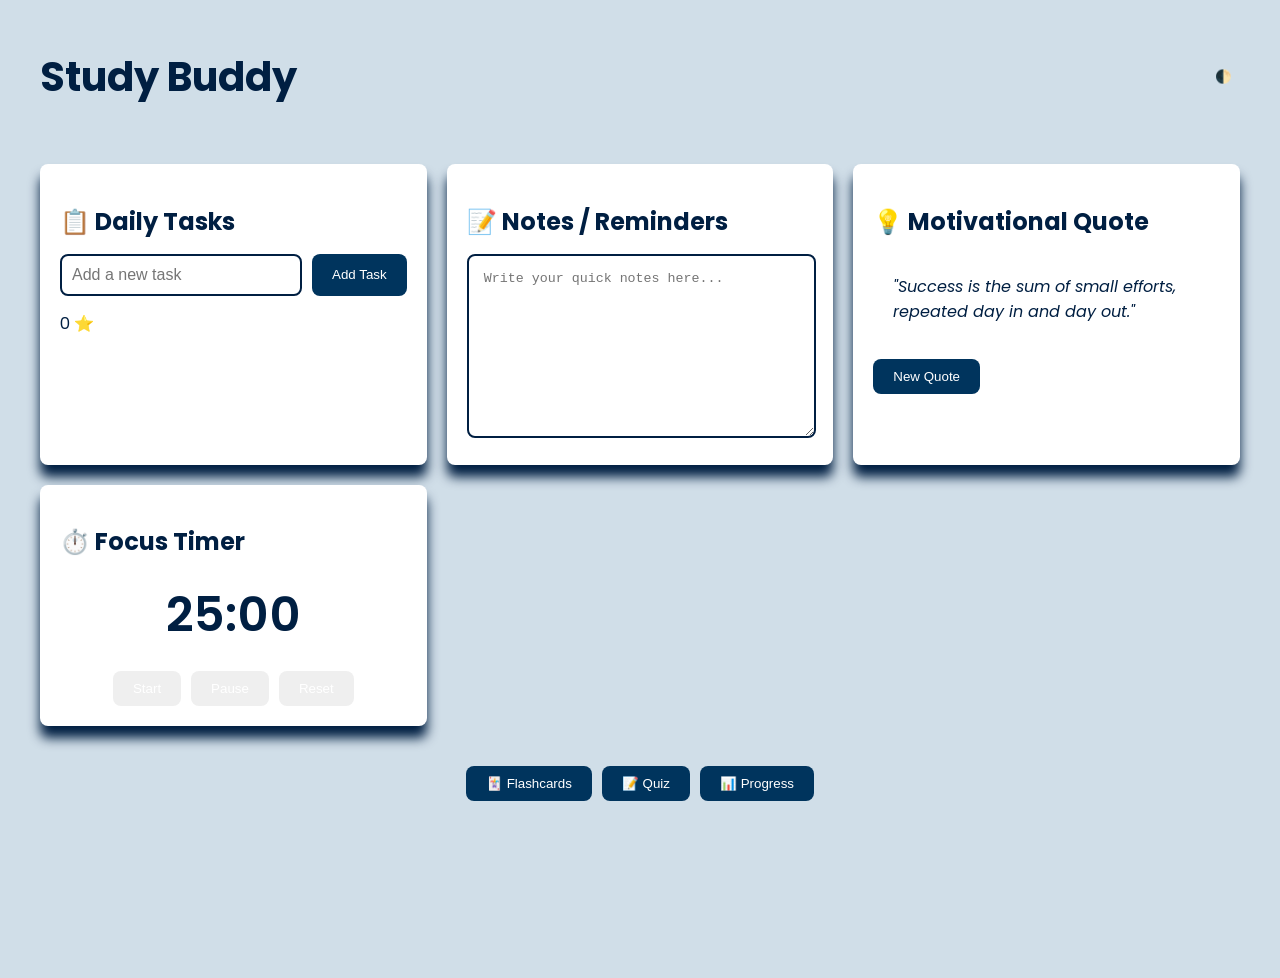
<file: STUDY BUDDY/index.html>
<!DOCTYPE html>
<html>
<head>
  <title>Study Buddy</title>
  <link rel="stylesheet" href="style.css">
  <link href="https://fonts.googleapis.com/css2?family=Poppins:wght@400;500;600&display=swap" rel="stylesheet">
</head>
<body>
  <div class="container">
    <header class="app-header">
      <h1>Study Buddy</h1>
      <button id="toggleThemeBtn" class="theme-toggle">🌓</button>
    </header>

    <div class="main-grid">
      <section class="tasks-section">
        <h2>📋 Daily Tasks</h2>
        <div id="taskList" class="task-list"></div>
        <div class="task-input">
          <input type="text" id="newTask" placeholder="Add a new task">
          <button id="addTaskBtn" class="primary-btn">Add Task</button>
        </div>
        <div class="streak-container">
          <span id="streakCount" class="streak-count">0 ⭐</span>
        </div>
        <div id="progressContainer" class="progress-container">
          <div id="progressBar"></div>
        </div>
      </section>

      <section class="notes-section">
        <h2>📝 Notes / Reminders</h2>
        <textarea id="notes" class="notes-area" placeholder="Write your quick notes here..."></textarea>
      </section>

      <section class="quote-section">
        <h2>💡 Motivational Quote</h2>
        <div id="quoteBox" class="quote-box">"Stay focused, stay strong!"</div>
        <button id="newQuoteBtn" class="secondary-btn">New Quote</button>
      </section>

      <section class="timer-section">
        <h2>⏱️ Focus Timer</h2>
        <div id="timerDisplay" class="timer-display">25:00</div>
        <div class="timer-controls">
          <button id="startTimerBtn" class="timer-btn">Start</button>
          <button id="pauseTimerBtn" class="timer-btn">Pause</button>
          <button id="resetTimerBtn" class="timer-btn">Reset</button>
        </div>
      </section>

      <nav class="navigation-buttons">
        <button id="flashcardsBtn" class="nav-btn" onclick="location.href='flashcards.html'">🃏 Flashcards</button>
        <button class="nav-btn" onclick="location.href='quiz.html'">📝 Quiz</button>
        <button class="nav-btn" onclick="location.href='progress.html'">📊 Progress</button>
      </nav>
    </div>
  </div>

  <audio id="streakSound" src="https://www.soundjay.com/buttons/sounds/button-09.mp3" preload="auto"></audio>
  <canvas id="confettiCanvas"></canvas>
  <script src="script.js"></script>
</body>
</html>
</file>
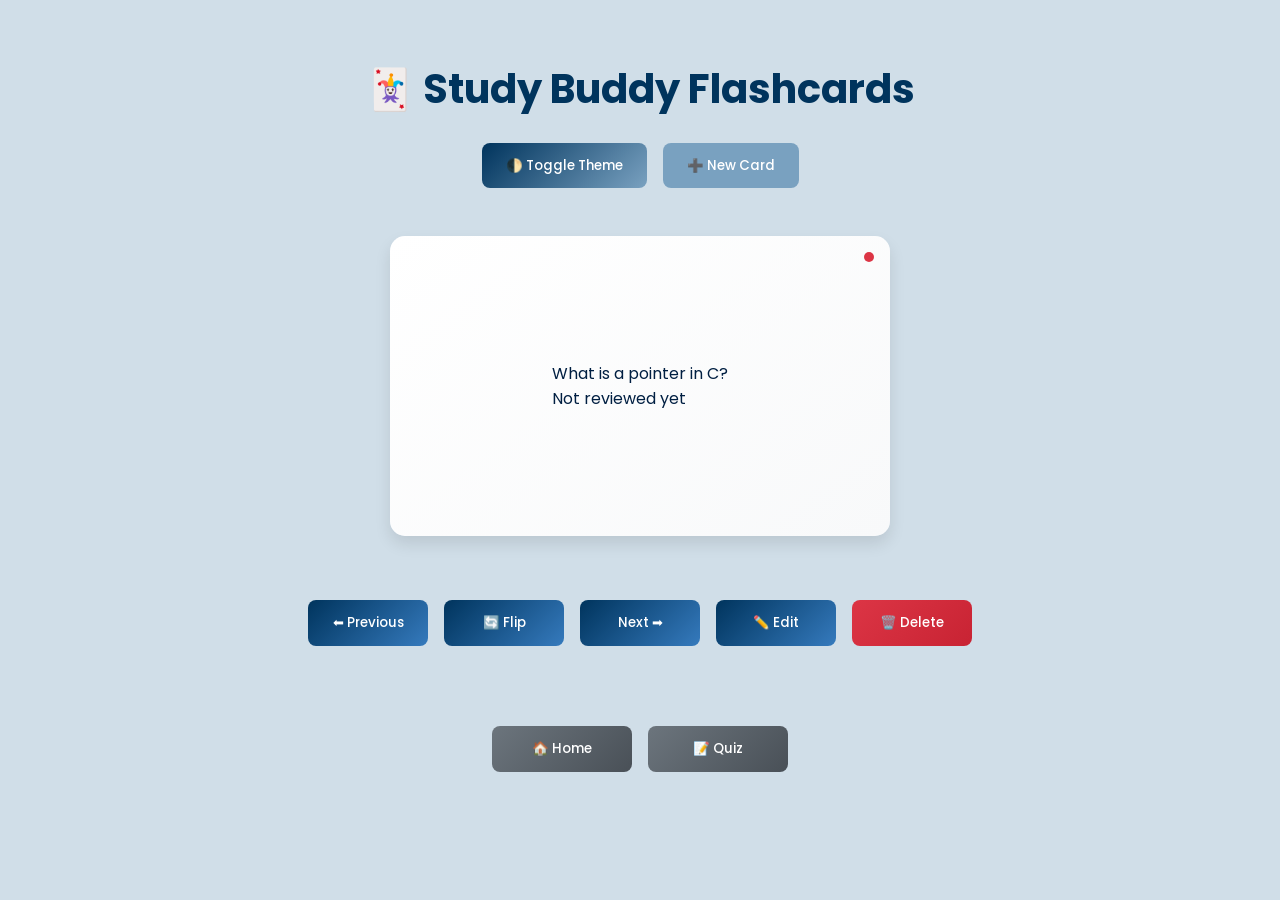
<file: STUDY BUDDY/flashcards.html>
<!DOCTYPE html>
<html lang="en">
<head>
    <meta charset="UTF-8">
    <meta name="viewport" content="width=device-width, initial-scale=1.0">
    <title>Study Buddy Flashcards</title>
    <link href="https://fonts.googleapis.com/css2?family=Poppins:wght@400;500;600&display=swap" rel="stylesheet">
    <link rel="stylesheet" href="flashcards.css">
</head>
<body>
    <div class="container">
        <header class="app-header">
            <h1>🃏 Study Buddy Flashcards</h1>
            <div class="header-controls">
                <button id="toggleThemeBtn" class="theme-btn">🌓 Toggle Theme</button>
                <button id="addCardBtn" class="primary-btn">➕ New Card</button>
            </div>
        </header>

        <main class="main-content">
            <div id="flashcardContainer">
                <div id="flashcard" class="flashcard">
                    <div class="front">
                        <span class="card-hint">Question will appear here</span>
                    </div>
                    <div class="back">
                        <span class="card-hint">Answer will appear here</span>
                    </div>
                </div>
            </div>

            <div id="controls" class="card-controls">
                <button id="prevBtn" class="control-btn">⬅ Previous</button>
                <button id="flipBtn" class="control-btn">🔄 Flip</button>
                <button id="nextBtn" class="control-btn">Next ➡</button>
                <button id="editBtn" class="control-btn">✏️ Edit</button>
                <button id="deleteBtn" class="control-btn danger">🗑️ Delete</button>
            </div>
        </main>

        <nav class="navigation">
            <div class="nav-buttons">
                <button onclick="location.href='index.html'" class="nav-btn">🏠 Home</button>
                <button onclick="location.href='quiz.html'" class="nav-btn">📝 Quiz</button>
            </div>
        </nav>
    </div>

    <script src="flashcards.js"></script>
</body>
</html>
</file>
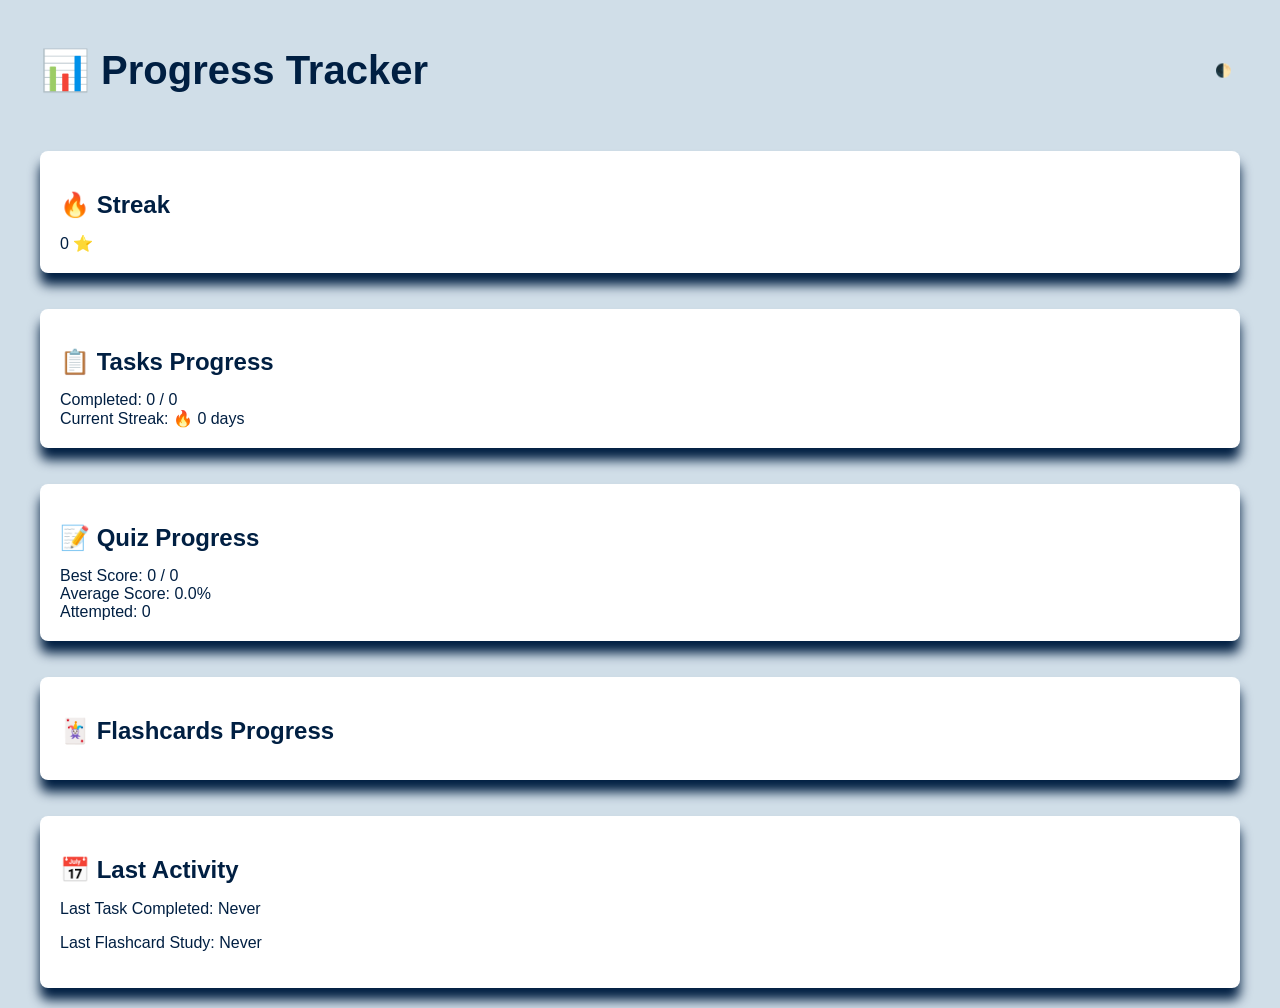
<file: STUDY BUDDY/progress.html>
<!DOCTYPE html>
<html lang="en">
<head>
  <meta charset="UTF-8">
  <title>Study Buddy - Progress</title>
  <link rel="stylesheet" href="style.css">
</head>
<body>
  <div class="container">
    <header class="app-header">
      <h1>📊 Progress Tracker</h1>
      <button id="toggleThemeBtn" class="theme-toggle">🌓</button>
    </header>

    <section class="progress-section">
      <h2>🔥 Streak</h2>
      <div id="streakCount" class="streak-count">0 ⭐</div>
    </section>
    <br>
    <br>
    <section class="progress-section">
      <h2>📋 Tasks Progress</h2>
      <div class="progress-bar-container">
        <div id="todo-progress" class="progress-bar"></div>
      </div>
      <div id="todo-details" class="progress-details"></div>
    </section>
    <br>
    <br>
    <section class="progress-section">
      <h2>📝 Quiz Progress</h2>
      <div class="progress-bar-container">
        <div id="quiz-progress" class="progress-bar"></div>
      </div>
      <div id="quiz-details" class="progress-details"></div>
    </section>
    <br>
    <br>
    <section class="progress-section">
      <h2>🃏 Flashcards Progress</h2>
      <div class="progress-bar-container">
        <div id="flashcard-progress" class="progress-bar"></div>
      </div>
    </section>
    <br>
    <br>
    <section class="progress-section">
      <h2>📅 Last Activity</h2>
      <div id="last-activity" class="activity-log"></div>
    </section>
  </div>

  <script src="progress.js"></script>
</body>
</html>
</file>
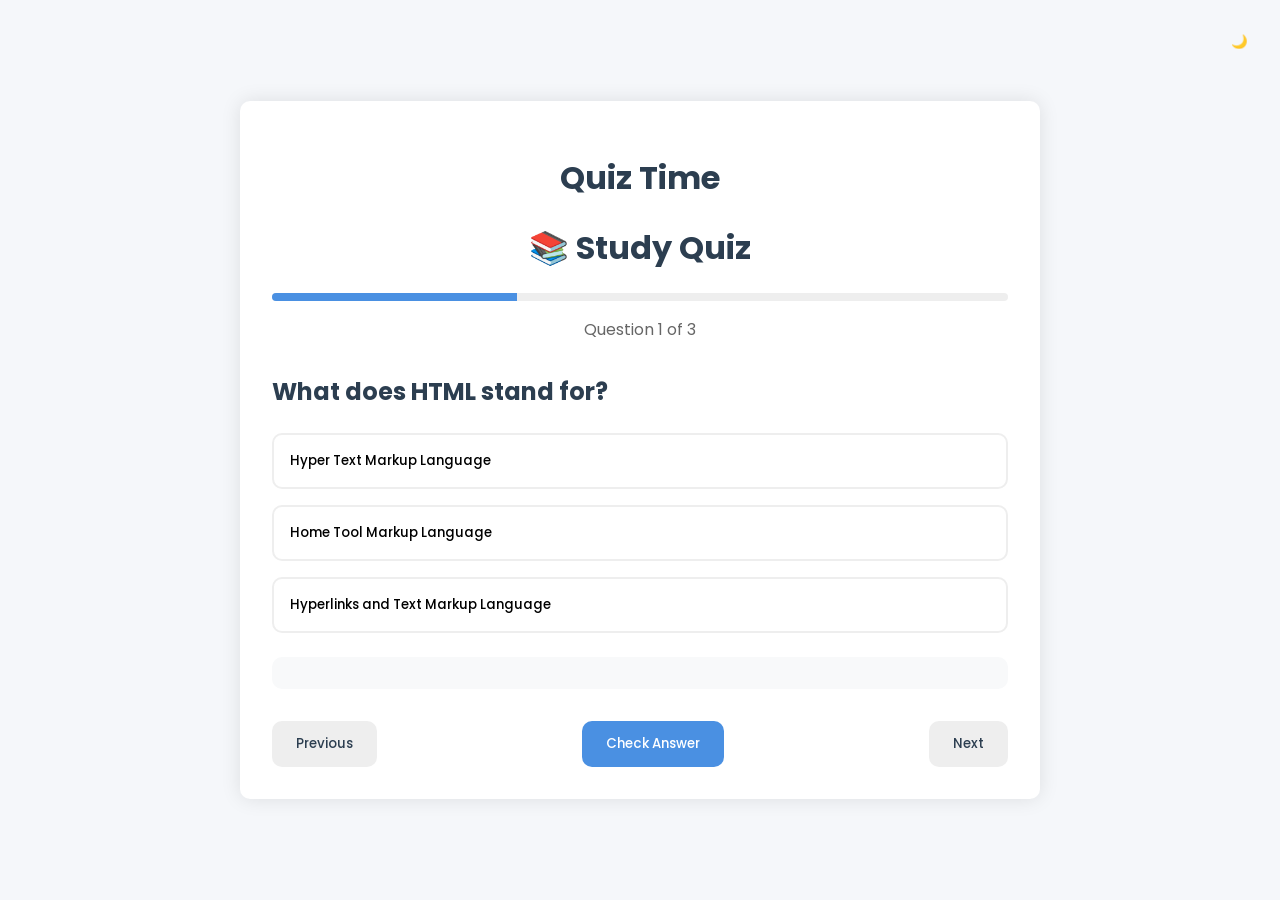
<file: STUDY BUDDY/quiz.html>
<!DOCTYPE html>
<html lang="en">
<head>
    <meta charset="UTF-8">
    <meta name="viewport" content="width=device-width, initial-scale=1.0">
    <title>Study Buddy Quiz</title>
    <link href="https://fonts.googleapis.com/css2?family=Poppins:wght@400;500;600&display=swap" rel="stylesheet">
    <link rel="stylesheet" href="quiz.css">
</head>
<body>
    <div class="container">
        <div class="quiz-container">
            <div class="quiz-header">
                <header class="app-header">
                    <h1>Quiz Time</h1>
                    <button id="toggleThemeBtn" class="theme-toggle" aria-label="Toggle theme">
                        <span class="light-icon">🌞</span>
                        <span class="dark-icon">🌙</span>
                    </button>
                </header>
                <h1>📚 Study Quiz</h1>
                <div class="progress-container">
                    <div class="progress-bar" id="progressBar"></div>
                </div>
                <p id="questionCounter" class="question-counter"></p>
            </div>

            <div class="quiz-content">
                <h2 id="question"></h2>
                <div id="options" class="options-container"></div>
                <p id="result" class="result-message"></p>
                <p id="explanation" class="explanation-text"></p>
            </div>

            <div class="quiz-controls">
                <button id="prev" class="nav-btn">Previous</button>
                <button id="submit" class="submit-btn">Check Answer</button>
                <button id="next" class="nav-btn">Next</button>
            </div>
        </div>
    </div>
    <script src="quiz.js"></script>
</body>
</html>
</file>
<file: STUDY BUDDY/style.css>
/* =========================
   🌟 Study Buddy - Final CSS
   ========================= */

/* 🎨 Theme Variables */
:root {
  --primary-color: #00345d;
  --secondary-color: #79a1c0;
  --background-color: #d0dee8;
  --text-color: #001f42;
  --border-radius: 8px;
  --spacing: 20px;
  --card-bg: #ffffff;
  --shadow-color: #001f42;
}

/* 🌗 Dark Theme Overrides */
body.dark {
  --background-color: #1a1a1a;
  --text-color: #ffffff;
  --card-bg: #2d2d2d;
  --shadow-color: #000000;
}

/* ✨ Smooth Theme Transition */
body {
  font-family: 'Poppins', sans-serif;
  margin: 0;
  padding: 0;
  background-color: var(--background-color);
  color: var(--text-color);
  transition: background-color 0.5s ease, color 0.5s ease;
}

/* =========================
   📦 Layout & Containers
   ========================= */
.container {
  max-width: 1200px;
  margin: 0 auto;
  padding: var(--spacing);
}

.app-header {
  display: flex;
  justify-content: space-between;
  align-items: center;
  margin-bottom: 30px;
}

.main-grid {
  display: grid;
  grid-template-columns: repeat(auto-fit, minmax(300px, 1fr));
  gap: 20px;
}

section {
  background: var(--card-bg);
  padding: 20px;
  border-radius: var(--border-radius);
  box-shadow: 0 12px 12px var(--shadow-color);
  transition: background 0.5s ease, box-shadow 0.5s ease;
}

/* =========================
   📝 Typography
   ========================= */
h1 {
  font-size: 2.5em;
  color: var(--primary-color);
}

h2 {
  color: var(--primary-color);
  margin-bottom: 15px;
}

/* =========================
   ✅ Task Section
   ========================= */
.task-input {
  display: flex;
  gap: 10px;
  margin-bottom: 15px;
}

input[type="text"] {
  flex: 1;
  padding: 10px;
  border: 2px solid var(--shadow-color);
  border-radius: var(--border-radius);
  font-size: 1em;
  background-color: var(--card-bg);
  color: var(--text-color);
  transition: background 0.5s ease, color 0.5s ease, border-color 0.5s ease;
}

/* =========================
   🔘 Buttons
   ========================= */
.primary-btn,
.secondary-btn,
.timer-btn,
.nav-btn {
  padding: 10px 20px;
  border: none;
  border-radius: var(--border-radius);
  cursor: pointer;
  font-weight: 500;
  transition: transform 0.2s, background-color 0.3s ease;
  color: white; /* stays visible in dark mode */
}

.primary-btn,
.secondary-btn,
.nav-btn {
  background-color: var(--primary-color);
}

/* Hover */
button:hover {
  transform: translateY(-2px);
  opacity: 0.9;
}

/* =========================
   ⏱ Timer Section
   ========================= */
.timer-display {
  font-size: 3em;
  text-align: center;
  margin: 20px 0;
  font-weight: 600;
}

.timer-controls {
  display: flex;
  gap: 10px;
  justify-content: center;
}

/* =========================
   🗒 Notes Section
   ========================= */
.notes-area {
  width: 91%;
  min-height: 150px;
  padding: 15px;
  border: 2px solid var(--shadow-color);
  border-radius: var(--border-radius);
  resize: vertical;
  background-color: var(--card-bg);
  color: var(--text-color);
  transition: background 0.5s ease, color 0.5s ease, border-color 0.5s ease;
}

/* =========================
   💬 Quote Box
   ========================= */
.quote-box {
  padding: 20px;
  background-color: var(--card-bg);
  border-radius: var(--border-radius);
  margin: 15px 0;
  font-style: italic;
  color: var(--text-color);
  transition: background 0.5s ease, color 0.5s ease;
}

/* =========================
   🧭 Navigation
   ========================= */
.navigation-buttons {
  grid-column: 1 / -1;
  display: flex;
  gap: 10px;
  justify-content: center;
  margin-top: 20px;
}

/* =========================
   🌓 Theme Toggle Button
   ========================= */
.theme-toggle {
  cursor: pointer;
  padding: 8px;
  border-radius: 50%;
  border: none;
  background: transparent;
  transition: transform 0.3s;
}

.theme-toggle:hover {
  transform: scale(1.1);
}

/* Icon visibility */
.light .dark-icon,
.dark .light-icon {
  display: inline-block;
}

.light .light-icon,
.dark .dark-icon {
  display: none;
}

/* =========================
   📱 Responsive
   ========================= */
@media (max-width: 768px) {
  .main-grid {
    grid-template-columns: 1fr;
  }

  .container {
    padding: 10px;
  }
}
/* =========================
   🌗 Text Colors for Dark/Light Mode
   ========================= */

/* Headers */
h1, h2 {
  color: var(--text-color);
  transition: color 0.5s ease;
}

/* Task labels and details */
.task, 
.task span, 
.progress-detail .detail-label,
.progress-detail .detail-value,
.notes-area,
.quote-box {
  color: var(--text-color);
  transition: color 0.5s ease;
}

/* Input text */
input[type="text"] {
  color: var(--text-color);
  background-color: var(--card-bg);
  border: 2px solid var(--shadow-color);
  transition: background-color 0.5s ease, color 0.5s ease, border-color 0.5s ease;
}

/* Buttons text */
button {
  color: white; /* keep buttons readable */
}

/* Timer display */
.timer-display {
  color: var(--text-color);
}
/* =========================
   📊 Progress Bars
   ========================= */

   #progressBar,
   #todo-progress,
   #quiz-progress,
   #flashcard-progress {
     color: var(--text-color); /* Text inside bar */
     background-color: var(--primary-color);
     border-radius: 8px;
     text-align: center;
     line-height: 1.8em; /* vertically center text */
     transition: background-color 0.5s ease, color 0.5s ease;
   }
   
   /* If you have the percentage text inside the bar */
   .progress-detail span.detail-value {
     color: var(--text-color);
   }
</file>
<file: STUDY BUDDY/flashcards.css>
:root {
  --primary-color: #00345d;
  --secondary-color: #79a1c0;
  --danger-color: #dc3545;
  --background-light: #d0dee8;
  --background-dark: #1a1a1a;
  --card-light: #ffffff;
  --card-dark: #2d2d2d;
  --text-light: #001f42;
  --text-dark: #ffffff;
  --shadow: 0 8px 16px rgba(0, 0, 0, 0.1);
}

body {
  font-family: 'Poppins', sans-serif;
  margin: 0;
  padding: 0;
  min-height: 100vh;
  background-color: var(--background-light);
  color: var(--text-light);
  transition: all 0.3s ease;
}

body.dark {
  background-color: var(--background-dark);
  color: var(--text-dark);
}

.container {
  max-width: 1200px;
  margin: 0 auto;
  padding: 2rem;
}

.app-header {
  text-align: center;
  margin-bottom: 3rem;
}

h1 {
  font-size: 2.5rem;
  color: var(--primary-color);
  margin-bottom: 1.5rem;
}

.header-controls {
  display: flex;
  justify-content: center;
  gap: 1rem;
  margin-bottom: 2rem;
}

button {
  padding: 0.8rem 1.5rem;
  border: none;
  border-radius: 8px;
  cursor: pointer;
  font-family: 'Poppins', sans-serif;
  font-weight: 500;
  transition: all 0.3s ease;
}

.theme-btn {
  background: linear-gradient(135deg, var(--primary-color), #79a1c0);
  color: white;
}

.primary-btn {
  background: linear-gradient(135deg, var(--secondary-color), #79a1c0);
  color: white;
}

.main-content {
  display: flex;
  flex-direction: column;
  align-items: center;
  gap: 2rem;
}

#flashcardContainer {
  perspective: 1500px;
  width: 100%;
  max-width: 500px;
  margin: 0 auto;
}

.flashcard {
  width: 100%;
  height: 300px;
  position: relative;
  transform-style: preserve-3d;
  transition: transform 0.8s cubic-bezier(0.4, 0, 0.2, 1);
}

.flashcard.flipped {
  transform: rotateY(180deg);
}

.front, .back {
  position: absolute;
  width: 100%;
  height: 100%;
  backface-visibility: hidden;
  display: flex;
  align-items: center;
  justify-content: center;
  padding: 2rem;
  box-sizing: border-box;
  border-radius: 15px;
  box-shadow: var(--shadow);
}

.front {
  background: linear-gradient(145deg, var(--card-light), #f8f9fa);
}

.back {
  background: linear-gradient(135deg, var(--primary-color), #357abd);
  color: white;
  transform: rotateY(180deg);
}

body.dark .front {
  background: linear-gradient(145deg, var(--card-dark), #252525);
}

body.dark .back {
  background: linear-gradient(135deg, #2196F3, #1976D2);
}

.card-hint {
  font-size: 1.2rem;
  text-align: center;
}

.card-controls {
  display: flex;
  flex-wrap: wrap;
  gap: 1rem;
  justify-content: center;
  margin: 2rem 0;
}

.control-btn {
  background: linear-gradient(135deg, var(--primary-color), #357abd);
  color: white;
  min-width: 120px;
}

.control-btn.danger {
  background: linear-gradient(135deg, var(--danger-color), #c82333);
}

.navigation {
  margin-top: 3rem;
  text-align: center;
}

.nav-buttons {
  display: flex;
  gap: 1rem;
  justify-content: center;
}

.nav-btn {
  background: linear-gradient(135deg, #6c757d, #495057);
  color: white;
  min-width: 140px;
}

button:hover {
  transform: translateY(-2px);
  box-shadow: 0 5px 15px rgba(0, 0, 0, 0.2);
}

button:active {
  transform: translateY(0);
}

@media (max-width: 768px) {
  .container {
    padding: 1rem;
  }

  .flashcard {
    height: 250px;
  }

  .card-controls {
    flex-direction: column;
    align-items: stretch;
  }

  .control-btn {
    width: 100%;
  }

  .nav-buttons {
    flex-direction: column;
  }

  .nav-btn {
    width: 100%;
  }
}

.modal {
    position: fixed;
    top: 0;
    left: 0;
    width: 100%;
    height: 100%;
    background: rgba(0, 0, 0, 0.5);
    display: flex;
    justify-content: center;
    align-items: center;
    z-index: 1000;
}

.modal-content {
    background: white;
    padding: 2rem;
    border-radius: 12px;
    width: 90%;
    max-width: 500px;
    box-shadow: 0 4px 20px rgba(0, 0, 0, 0.2);
}

.modal textarea {
    width: 100%;
    padding: 1rem;
    margin: 1rem 0;
    border: 1px solid #ddd;
    border-radius: 8px;
    min-height: 100px;
    font-family: inherit;
}

.modal-buttons {
    display: flex;
    justify-content: flex-end;
    gap: 1rem;
    margin-top: 1rem;
}

.modal button {
    padding: 0.8rem 1.5rem;
    border: none;
    border-radius: 8px;
    cursor: pointer;
    font-weight: 500;
    transition: all 0.3s ease;
}

.modal button.danger {
    background: #dc3545;
    color: white;
}

body.dark .modal-content {
    background: #2d2d2d;
    color: white;
}

body.dark .modal textarea {
    background: #1a1a1a;
    color: white;
    border-color: #444;
}

.confidence-indicator {
    width: 10px;
    height: 10px;
    border-radius: 50%;
    position: absolute;
    top: 1rem;
    right: 1rem;
}

.confidence-0 { background: #dc3545; }
.confidence-1 { background: #ffc107; }
.confidence-2 { background: #17a2b8; }
.confidence-3 { background: #28a745; }

.progress-stats {
    display: flex;
    justify-content: space-around;
    margin: 1rem 0;
}
</file>
<file: STUDY BUDDY/quiz.css>
:root {
    --primary-color: #4a90e2;
    --success-color: #28a745;
    --error-color: #dc3545;
    --background-color: #f5f7fa;
    --text-color: #2c3e50;
    --border-radius: 10px;
}

body {
    font-family: 'Poppins', sans-serif;
    margin: 0;
    padding: 0;
    background-color: var(--background-color);
    min-height: 100vh;
    display: flex;
    align-items: center;
    justify-content: center;
}

.container {
    width: 100%;
    max-width: 800px;
    padding: 2rem;
}

.quiz-container {
    background: white;
    border-radius: var(--border-radius);
    padding: 2rem;
    box-shadow: 0 0 20px rgba(0, 0, 0, 0.1);
}

.quiz-header {
    text-align: center;
    margin-bottom: 2rem;
}

.progress-container {
    width: 100%;
    height: 8px;
    background: #eee;
    border-radius: 4px;
    margin: 1rem 0;
    overflow: hidden;
}

.progress-bar {
    width: 0;
    height: 100%;
    background: var(--primary-color);
    transition: width 0.3s ease;
}

.question-counter {
    color: #666;
    margin: 0.5rem 0;
}

.quiz-content {
    margin-bottom: 2rem;
}

.options-container {
    display: grid;
    gap: 1rem;
    margin: 1.5rem 0;
}

.option-btn {
    padding: 1rem;
    border: 2px solid #eee;
    border-radius: var(--border-radius);
    background: white;
    cursor: pointer;
    transition: all 0.3s ease;
    text-align: left;
}

.option-btn:hover {
    background: #f8f9fa;
    border-color: var(--primary-color);
}

.option-btn.selected {
    background: var(--primary-color);
    color: white;
    border-color: var(--primary-color);
}

.quiz-controls {
    display: flex;
    justify-content: space-between;
    gap: 1rem;
}

button {
    padding: 0.8rem 1.5rem;
    border: none;
    border-radius: var(--border-radius);
    cursor: pointer;
    font-family: inherit;
    font-weight: 500;
    transition: all 0.3s ease;
}

.nav-btn {
    background: #eee;
    color: var(--text-color);
}

.submit-btn {
    background: var(--primary-color);
    color: white;
}

.success-message {
    color: var(--success-color);
    font-weight: 500;
}

.error-message {
    color: var(--error-color);
    font-weight: 500;
}

.explanation-text {
    margin-top: 1rem;
    padding: 1rem;
    background: #f8f9fa;
    border-radius: var(--border-radius);
    color: #666;
}

.results-container {
    text-align: center;
}

.score-circle {
    width: 150px;
    height: 150px;
    border-radius: 50%;
    background: var(--primary-color);
    color: white;
    display: flex;
    align-items: center;
    justify-content: center;
    margin: 2rem auto;
}

.score-text {
    font-size: 2.5rem;
    font-weight: 600;
}

.review-section {
    margin: 2rem 0;
    text-align: left;
}

.review-item {
    padding: 1rem;
    margin: 1rem 0;
    border-radius: var(--border-radius);
    background: #f8f9fa;
}

.review-item.correct {
    border-left: 4px solid var(--success-color);
}

.review-item.incorrect {
    border-left: 4px solid var(--error-color);
}

@media (max-width: 768px) {
    .container {
        padding: 1rem;
    }

    .quiz-controls {
        flex-direction: column;
    }

    button {
        width: 100%;
    }
}


/* Theme Variables */
:root {
    --light-bg: #f5f7fa;
    --light-text: #2c3e50;
    --light-card: #ffffff;
    --light-border: #e1e1e1;
    
    --dark-bg: #1a1a1a;
    --dark-text: #ffffff;
    --dark-card: #2d2d2d;
    --dark-border: #444;
}

/* Theme Classes */
body.light {
    background-color: var(--light-bg);
    color: var(--light-text);
}

body.dark {
    background-color: var(--dark-bg);
    color: var(--dark-text);
}

body.dark .quiz-container {
    background-color: var(--dark-card);
    border-color: var(--dark-border);
}

body.dark .option-btn {
    background-color: var(--dark-card);
    color: var(--dark-text);
    border-color: var(--dark-border);
}

body.dark .option-btn:hover {
    background-color: #3d3d3d;
}

/* Theme Toggle Button */
.theme-toggle {
    position: fixed;
    top: 20px;
    right: 20px;
    padding: 12px;
    border-radius: 50%;
    border: none;
    background: transparent;
    cursor: pointer;
    transition: transform 0.3s;
}

.theme-toggle:hover {
    transform: scale(1.1);
}

.theme-toggle .light-icon {
    display: none;
}

.theme-toggle .dark-icon {
    display: inline;
}

body.dark .theme-toggle .light-icon {
    display: inline;
}

body.dark .theme-toggle .dark-icon {
    display: none;
}
/* =========================
   🌙 Dark Mode Fixes
   ========================= */

/* Quiz Container Text & Background */
body.dark .quiz-container {
    background-color: var(--dark-card);
    border-color: var(--dark-border);
    color: var(--dark-text);
}

/* Option Buttons */
body.dark .option-btn {
    background-color: var(--dark-card);
    color: var(--dark-text);
    border-color: var(--dark-border);
}

body.dark .option-btn:hover {
    background-color: #3d3d3d; /* slightly lighter than card */
}

/* Selected Option in Dark Mode */
body.dark .option-btn.selected {
    background-color: var(--primary-color);
    color: white;
    border-color: var(--primary-color);
}

/* Explanation Text & Review Items */
body.dark .explanation-text,
body.dark .review-item {
    background-color: #3d3d3d;
    color: var(--dark-text);
}

/* Success/ Error Messages in Dark Mode */
body.dark .success-message {
    color: var(--success-color);
}

body.dark .error-message {
    color: var(--error-color);
}

/* Question Counter */
body.dark .question-counter {
    color: var(--dark-text);
}

/* Score Circle Text */
body.dark .score-circle {
    color: white;
}
</file>
